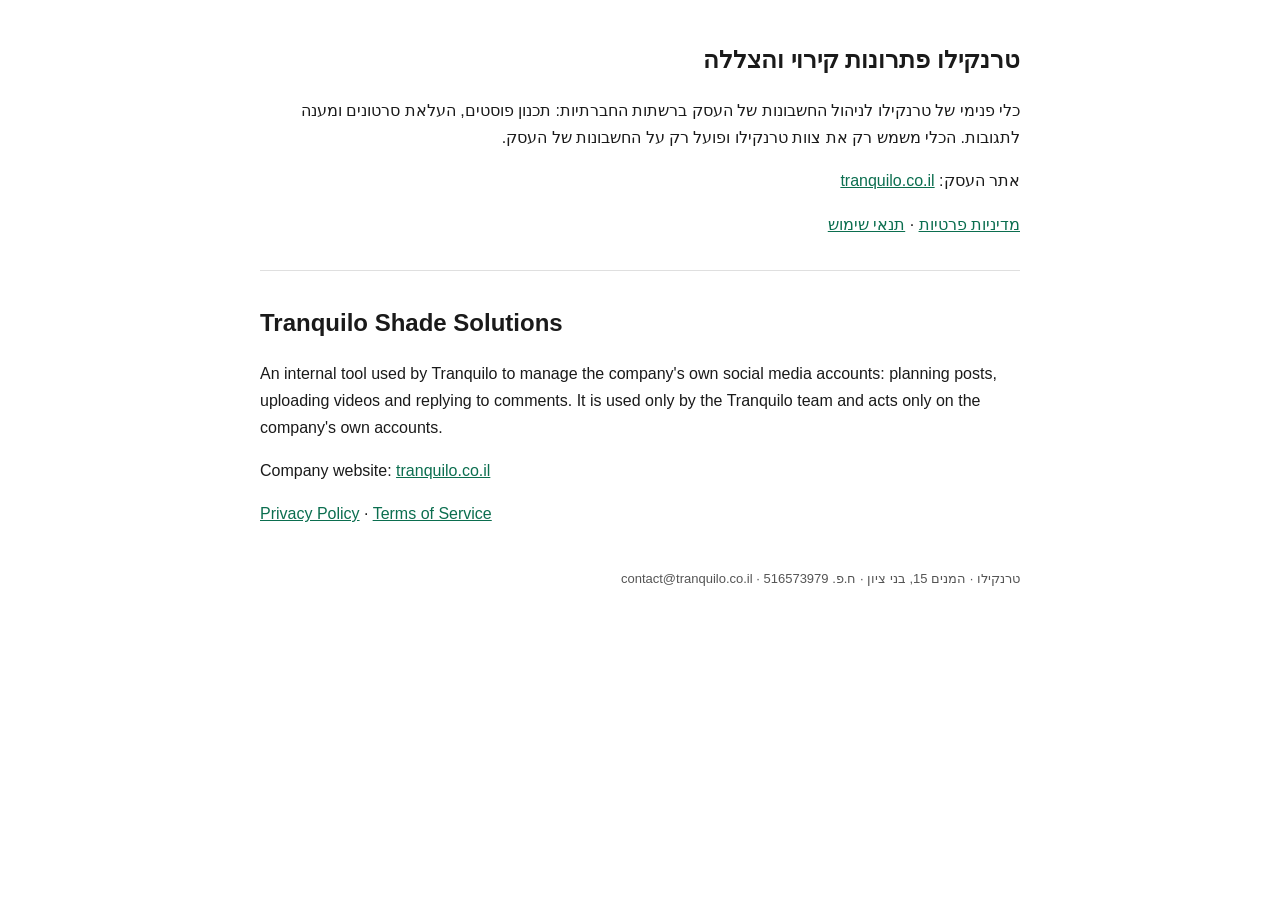
<file: index.html>
<!doctype html><html lang="he" dir="rtl"><head><meta charset="utf-8"><meta name="viewport" content="width=device-width,initial-scale=1"><title>טרנקילו · חיבור רשתות</title><link rel="stylesheet" href="style.css"></head><body><main>
<h1>טרנקילו פתרונות קירוי והצללה</h1>
<p>כלי פנימי של טרנקילו לניהול החשבונות של העסק ברשתות החברתיות: תכנון פוסטים, העלאת סרטונים ומענה לתגובות. הכלי משמש רק את צוות טרנקילו ופועל רק על החשבונות של העסק.</p>
<p>אתר העסק: <a href="https://www.tranquilo.co.il">tranquilo.co.il</a></p>
<p><a href="privacy.html">מדיניות פרטיות</a> · <a href="terms.html">תנאי שימוש</a></p>
<div class="en"><h1>Tranquilo Shade Solutions</h1>
<p>An internal tool used by Tranquilo to manage the company's own social media accounts: planning posts, uploading videos and replying to comments. It is used only by the Tranquilo team and acts only on the company's own accounts.</p>
<p>Company website: <a href="https://www.tranquilo.co.il">tranquilo.co.il</a></p>
<p><a href="privacy.html">Privacy Policy</a> · <a href="terms.html">Terms of Service</a></p></div>
<footer>טרנקילו · המנים 15, בני ציון · ח.פ. 516573979 · contact@tranquilo.co.il</footer>
</main></body></html>
</file>
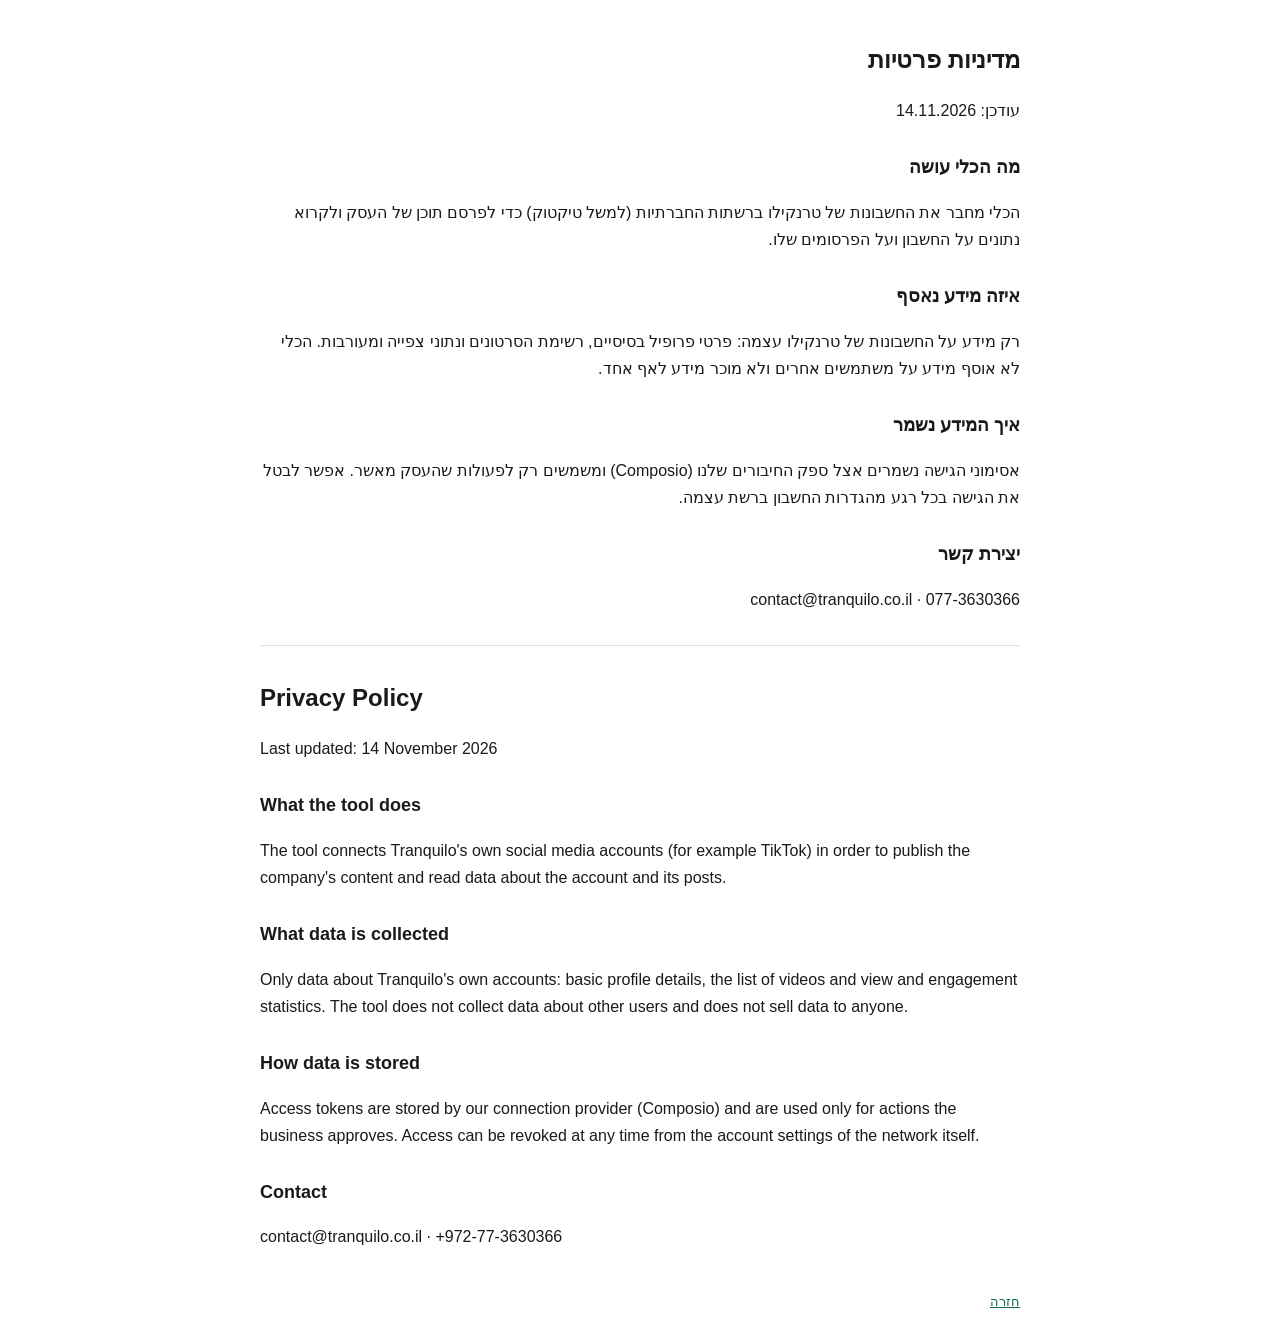
<file: privacy.html>
<!doctype html><html lang="he" dir="rtl"><head><meta charset="utf-8"><meta name="viewport" content="width=device-width,initial-scale=1"><title>טרנקילו · מדיניות פרטיות</title><link rel="stylesheet" href="style.css"></head><body><main>
<h1>מדיניות פרטיות</h1>
<p>עודכן: 14.11.2026</p>
<h2>מה הכלי עושה</h2>
<p>הכלי מחבר את החשבונות של טרנקילו ברשתות החברתיות (למשל טיקטוק) כדי לפרסם תוכן של העסק ולקרוא נתונים על החשבון ועל הפרסומים שלו.</p>
<h2>איזה מידע נאסף</h2>
<p>רק מידע על החשבונות של טרנקילו עצמה: פרטי פרופיל בסיסיים, רשימת הסרטונים ונתוני צפייה ומעורבות. הכלי לא אוסף מידע על משתמשים אחרים ולא מוכר מידע לאף אחד.</p>
<h2>איך המידע נשמר</h2>
<p>אסימוני הגישה נשמרים אצל ספק החיבורים שלנו (Composio) ומשמשים רק לפעולות שהעסק מאשר. אפשר לבטל את הגישה בכל רגע מהגדרות החשבון ברשת עצמה.</p>
<h2>יצירת קשר</h2>
<p>contact@tranquilo.co.il · 077-3630366</p>
<div class="en"><h1>Privacy Policy</h1><p>Last updated: 14 November 2026</p>
<h2>What the tool does</h2><p>The tool connects Tranquilo's own social media accounts (for example TikTok) in order to publish the company's content and read data about the account and its posts.</p>
<h2>What data is collected</h2><p>Only data about Tranquilo's own accounts: basic profile details, the list of videos and view and engagement statistics. The tool does not collect data about other users and does not sell data to anyone.</p>
<h2>How data is stored</h2><p>Access tokens are stored by our connection provider (Composio) and are used only for actions the business approves. Access can be revoked at any time from the account settings of the network itself.</p>
<h2>Contact</h2><p>contact@tranquilo.co.il · +972-77-3630366</p></div>
<footer><a href="index.html">חזרה</a></footer>
</main></body></html>
</file>
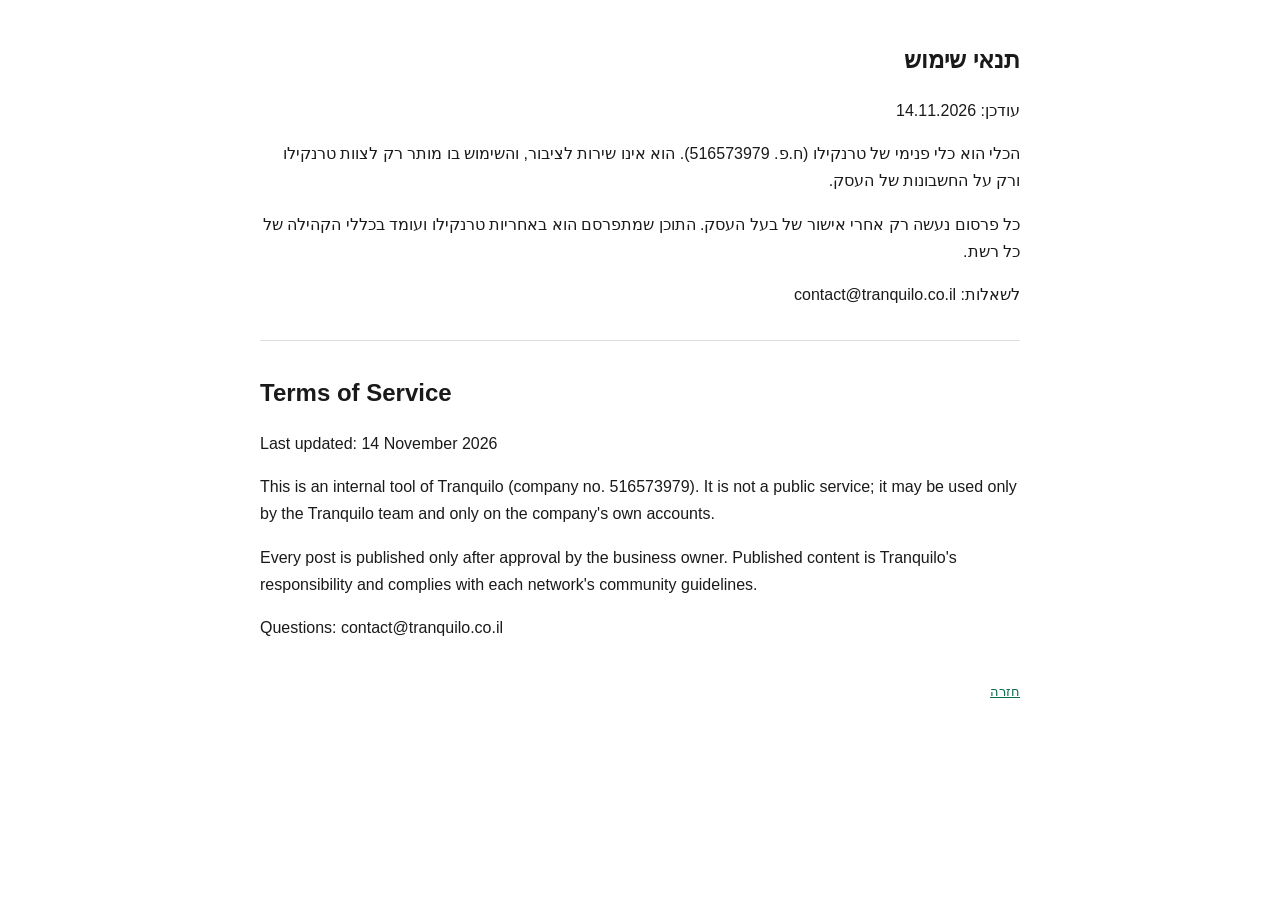
<file: terms.html>
<!doctype html><html lang="he" dir="rtl"><head><meta charset="utf-8"><meta name="viewport" content="width=device-width,initial-scale=1"><title>טרנקילו · תנאי שימוש</title><link rel="stylesheet" href="style.css"></head><body><main>
<h1>תנאי שימוש</h1>
<p>עודכן: 14.11.2026</p>
<p>הכלי הוא כלי פנימי של טרנקילו (ח.פ. 516573979). הוא אינו שירות לציבור, והשימוש בו מותר רק לצוות טרנקילו ורק על החשבונות של העסק.</p>
<p>כל פרסום נעשה רק אחרי אישור של בעל העסק. התוכן שמתפרסם הוא באחריות טרנקילו ועומד בכללי הקהילה של כל רשת.</p>
<p>לשאלות: contact@tranquilo.co.il</p>
<div class="en"><h1>Terms of Service</h1><p>Last updated: 14 November 2026</p>
<p>This is an internal tool of Tranquilo (company no. 516573979). It is not a public service; it may be used only by the Tranquilo team and only on the company's own accounts.</p>
<p>Every post is published only after approval by the business owner. Published content is Tranquilo's responsibility and complies with each network's community guidelines.</p>
<p>Questions: contact@tranquilo.co.il</p></div>
<footer><a href="index.html">חזרה</a></footer>
</main></body></html>
</file>
<file: style.css>
:root{--bg:#fff;--fg:#1a1a1a;--muted:#555;--accent:#0b6e4f}
@media (prefers-color-scheme:dark){:root{--bg:#121212;--fg:#eee;--muted:#aaa;--accent:#4fc3a1}}
body{margin:0;background:var(--bg);color:var(--fg);font-family:Arial,Helvetica,sans-serif;line-height:1.7}
main{max-width:760px;margin:0 auto;padding:24px 16px}
h1{font-size:24px}h2{font-size:18px;margin-top:28px}a{color:var(--accent)}
.en{direction:ltr;text-align:left;border-top:1px solid #8884;margin-top:32px;padding-top:16px}
footer{color:var(--muted);font-size:13px;margin-top:40px}
</file>
